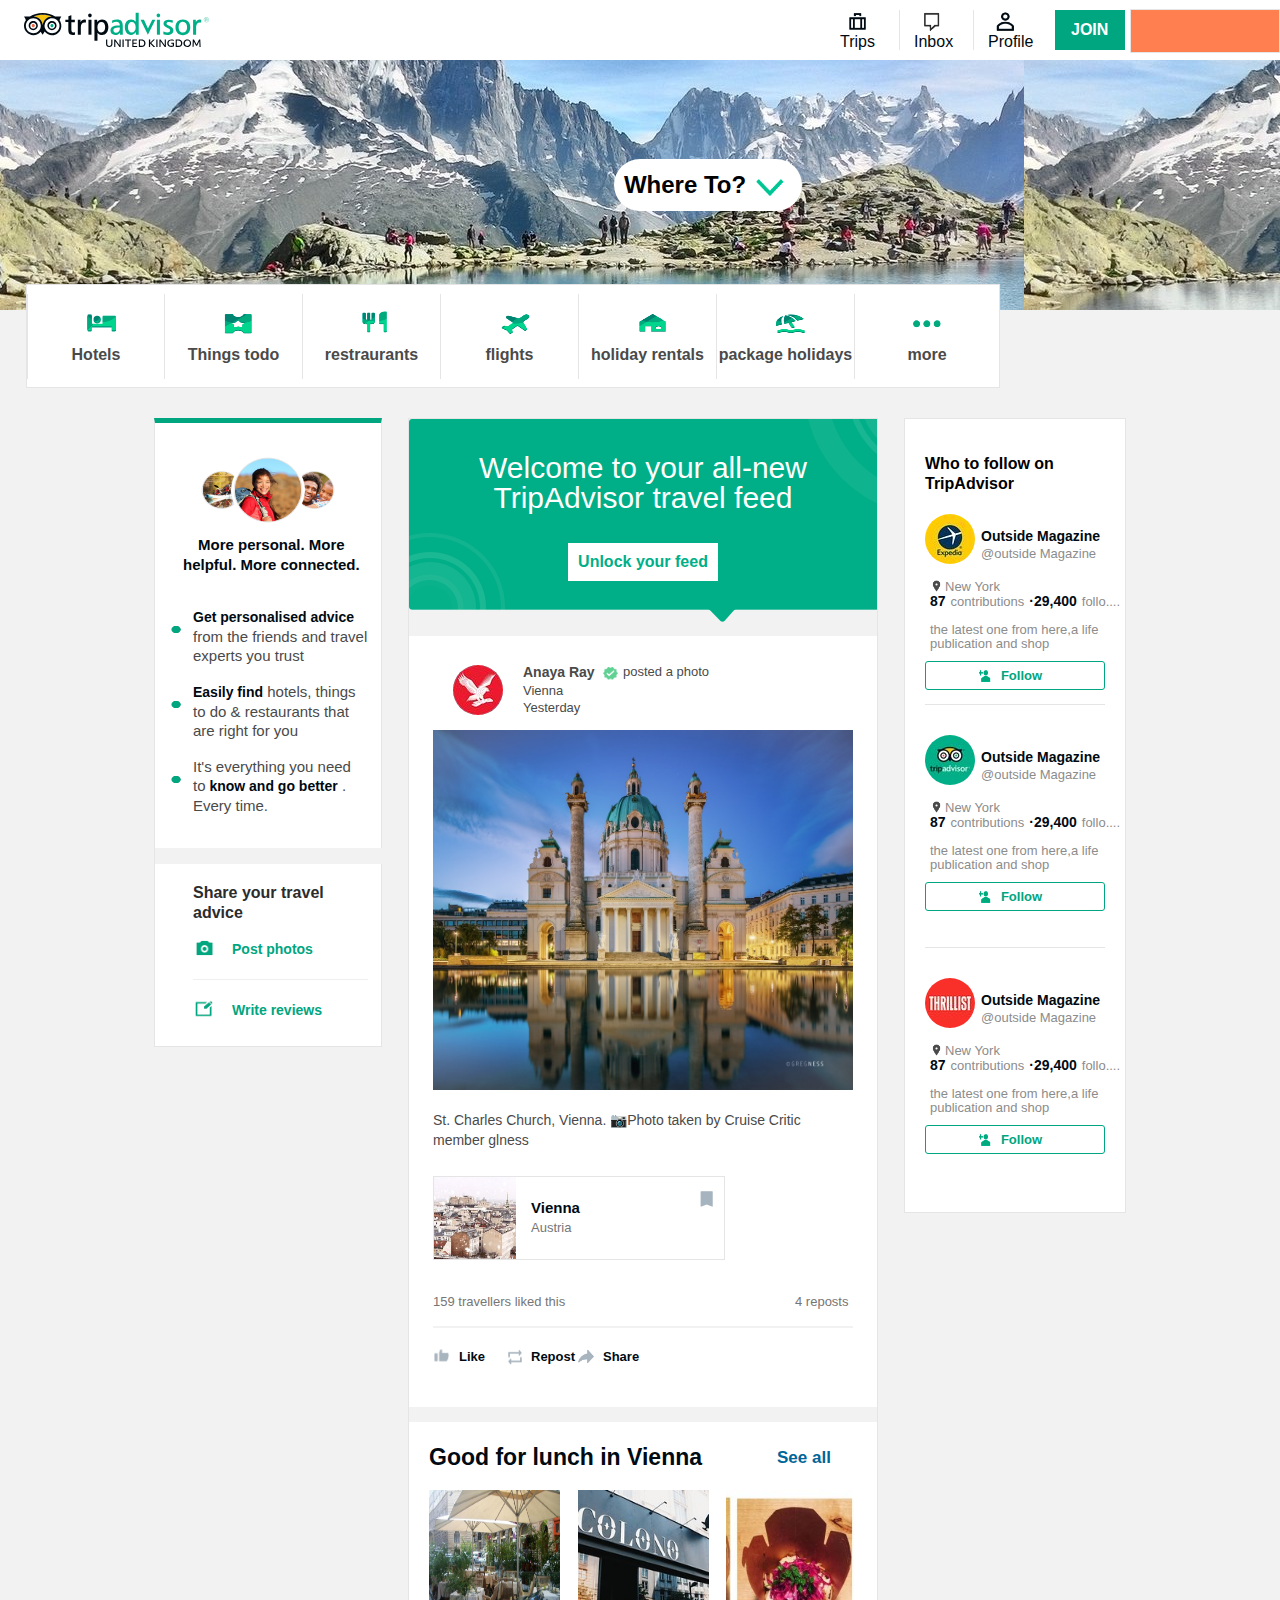
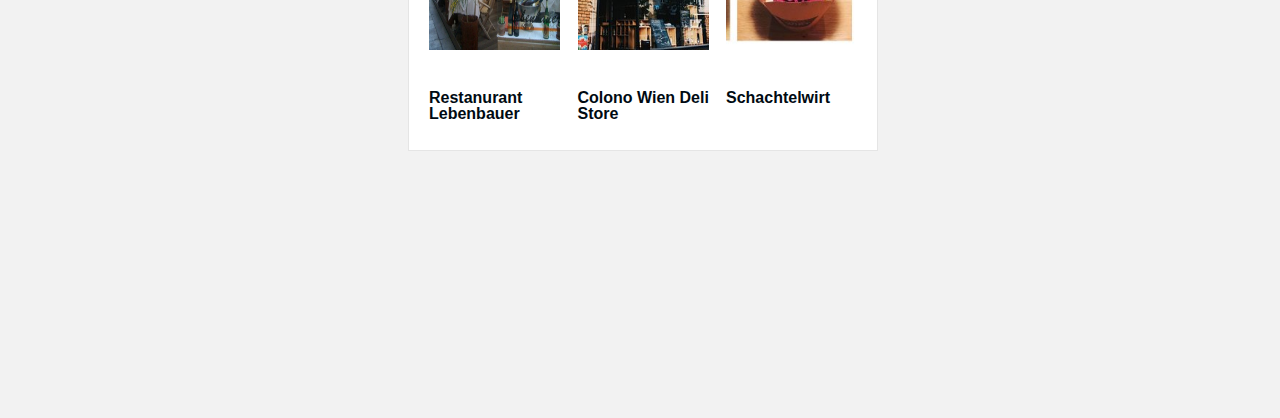
<file: 2-TripAdvisor/index.html>
<!DOCTYPE html>
<html lang="en" dir="ltr">
  <head>
    <meta charset="utf-8">
    <title>Trip</title>
    <link rel="stylesheet" href="styles/reset.css">
    <link rel="stylesheet" href="styles/common.css">
    <link rel="stylesheet" href="styles/trip.css">
  </head>
  <body>


                      <!--top part  -->
    <div class="header">
      <div class="w24"></div>
      <div class="logo">
        <a href="#"><img src="TA_logo_primary.svg" alt=""/></a>
      </div>
      <div class="w360"></div>
      <div class="header_right">
        <div class="personal_details">
          <ul>

              <li class="trips">
                <a href="">
                  <div class="box">
                    <img src="imgs/header/trips.png" width="23" height="23" alt="">
                    <span>Trips</span>
                  </div>
                </a>
              </li>


              <li class="inbox">
                <a href="">
                  <div class="box">
                    <img src="imgs/header/inbox.png" width="23" height="23" alt="">
                    <span>Inbox</span>
                  </div>
                </a>
              </li>

              <li class="profile">
                <a href="">
                  <div class="box">
                    <img src="imgs/header/profile.png" width="23" height="23" alt="">
                    <span>Profile</span>
                  </div>
                </a>
              </li>

        </ul>
      </div>
      <a href=""class="join" >
        <span>JOIN</span>
      </a>
      <input href=""class="search_box">
        <!-- <img src="imgs/header/search.png" alt=""> -->
        <!-- <span>Search</span> -->

      </a>
    </div>
  </div>


                      <!--middle part  -->
    <div class="middle">
      <div class="banner">
        <a href="" class="where_to">
          <span>Where To?</span>
        </a>
      </div>
      <div class="inner_c">
        <div class="options">
          <ul>

            <li class="option_first">
              <a href="#">
                <img src="imgs/middle/options_before/hotels.png" alt="">
              <span>Hotels</span>
              </a>
            </li>
            <li>
              <a href="#">
                <img src="imgs/middle/options_before/things.png" alt="">
              <span>Things todo</span>
              </a>
            </li>
            <li>
              <a href="#">
                <img src="imgs/middle/options_before/eat.png" alt="">
                <span>restraurants</span>
              </a>
              </li>
            <li>
              <a href="#">
                <img src="imgs/middle/options_before/flight.png" alt="">
              <span>flights</span>
              </a>
            </li>
            <li>
              <a href="#">
                <img src="imgs/middle/options_before/rental.png" alt="">
              <span>holiday rentals</span>
              </a>
            </li>

            <li>
            <a href="#">
              <img src="imgs/middle/options_before/holiday.png" alt="">
              <span>package holidays</span>
            </a>
            </li>

            <li class="options_more">
              <a href="#">
                <img src="imgs/middle/options_before/more.png" alt="">
            <span>more</span>
              </a>
            </li>

          </ul>
        </div>
      </div>
  </div>
  <div class="h30"></div>


                      <!-- main part -->
    <div class="main">
      <div class="inner_c">
                    <!-- left parts of main -->
        <div class="left_function">
          <div class="inner_content">
            <div class="help_section">
              <div class="h20"></div>
              <span class="span_title">More personal. More helpful. More connected.</span>
              <ul>
                <li><p><span>Get personalised advice</span>
                  from the friends and travel experts you trust</p></li>
                <li><p><span>Easily find</span>&nbsphotels, things to do &
                  restaurants that are right for you</p></li>
                <li><p>It's everything you need to<span>&nbspknow and go better</span> . Every time.</p></li>
              </ul>
            </div>

            <div class="h16"></div>


            <div class="share_section">
              <span>Share your travel<br> advice</span>
              <a class="photos"href="#">Post photos</a>
              <a class="reviews" href="#">Write reviews</a>
            </div>
          </div>
        </div>

        <div class="w26"></div>



                  <!-- center parts of main -->
        <div class="mid_content">
          <div class="welcome">
            <div class="inner_w">
              <div class="h34"></div>
              <h2>Welcome to your all-new</br> TripAdvisor travel feed</h2>
              <a href="#">
                <span>Unlock your feed</span>
              </a>
            </div>
          </div>
          <div class="posts">
            <div class="inner_content">
              <div class="post_header">
                <div class="profile"></div>
                <div class="info">
                  <p class="info_name">Anaya Ray</p>
                  <span>posted a photo</span>

                  <p class="info_middle">Vienna</p>

                  <p>Yesterday</p>
                </div>
              </div>
              <div class="post_img"></div>
              <div class="post_details">
                <span>St. Charles Church, Vienna.
                   📷Photo taken by Cruise Critic
                   member glness</span>
              </div>
              <div class="post_location">
                <div class="location_tag">
                  <a class="location_name" href="#">Vienna</a>
                  <a class="location_info" href="#">Austria</a>
                  <div class="save_tag">

                  </div>
                </div>

              </div>
              <div class="last">


              <div class="post_num_likes">
                <a class="num_left"href="#">159 travellers liked this</a>
                <a class="num_right"href="#">4 reposts</a>
              </div>
              <div class="post_buttons">
                <ul>
                  <li><a href="#">
                    <div class="like"></div>
                    <span>Like</span>
                    </a>
                  </li>
                  <li><a href="#">
                    <div class="repost"></div>
                    <span>Repost</span>
                    </a>
                  </li>
                  <li><a href="#">
                    <div class="share"></div>
                    <span>Share</span>
                    </a>
                  </li>
                </ul>
              </div>
              </div>
            </div>
            </div>
            <div class="h15">

            </div>
            <div class="ratingimgs">
              <div class="h23"></div>
            <div class="other_imgs">
              <div class="right_dire"></div>
              <div class="imgs_title">
                <a class="lunch"href="#">Good for lunch in Vienna</a>
                <a class="all"href="#">See all</a>
              </div>
              <div class="imgs_location">
                <ul>
                  <li>
                    <div class="rate1 img_opacity"></div>
                    <a href=""><span>Restanurant Lebenbauer</span></a>
                  </li>
                  <li>
                    <div class="rate2"></div>
                    <a href=""><span>Colono Wien Deli Store</span></a>
                  </li>
                  <li class="last_spot">
                    <div class="rate3"></div>
                      <a href=""><span>Schachtelwirt</span></a>
                  </li>
                </ul>
              </div>
            </div>
            <div class="h20">

            </div>
          </div>

        </div>
        <div class="w26">

        </div>
                <!-- right parts of main -->
        <div class="follow_on">
          <div class="inner_f">
            <div class="h25"></div>
            <ul>
              <li class="first_followon">
                <h3>Who to follow on<br> TripAdvisor</h3>
                <div class="per_info">
                  <img src="imgs/main/main_followon/f1.jpg" alt="">
                  <a class="per_top" href="#">Outside Magazine</a>
                  <a class="per_bottom" href="#">@outside Magazine</a>
                </div>
                <div class="num_and_loco">
                  <span class="loca">New York</span>
                  <p><span>87</span>contributions<span>·29,400</span>follo....</p>
                </div>
                <div class="info_d">
                  <p>the latest one from here,a life publication and shop</p>
                </div>
                <div class="follow_green">
                  <a href="#">

                    <span>Follow</span></a>
                </div>
              </li>
              <li>
                <div class="per_info">
                  <img src="imgs/main/main_followon/f2.jpg" alt="">
                  <a class="per_top" href="#">Outside Magazine</a>
                  <a class="per_bottom" href="#">@outside Magazine</a>
                </div>
                <div class="num_and_loco">
                  <span class="loca">New York</span>
                  <p><span>87</span>contributions<span>·29,400</span>follo....</p>
                </div>
                <div class="info_d">
                  <p>the latest one from here,a life publication and shop</p>
                </div>
                <div class="follow_green">
                  <a href="#">

                    <span>Follow</span></a>
                </div>
              </li>
              <li>
                <div class="per_info">
                  <img src="imgs/main/main_followon/f3.jpg" alt="">
                  <a class="per_top" href="#">Outside Magazine</a>
                  <a class="per_bottom" href="#">@outside Magazine</a>
                </div>
                <div class="num_and_loco">
                  <span class="loca">New York</span>
                  <p><span>87</span>contributions<span>·29,400</span>follo....</p>
                </div>
                <div class="info_d">
                  <p>the latest one from here,a life publication and shop</p>
                </div>
                <div class="follow_green">
                  <a href="#">

                    <span>Follow</span></a>
                </div>
              </li>
            </ul>
            <div class="h22"></div>
          </div>
        </div>
      </div>
    </div>
  </body>
</html>
</file>
<file: 2-TripAdvisor/styles/common.css>
body{
 font-family: sans-serif;
}

a{
  text-decoration: none;
}
                              /* header */
.header{
  background-color: #ffffff;
  height: 60px;
}
.header .header_right{
  height: 60px;
  width: 455px;
  float: right;
  overflow: hidden;
  position: relative;
}



                              /* middle */
.middle{
  background-color: #f2f2f2;
  height: 328px;
  width: 100%;
  position: relative;


}
.middle .banner{
  background-image: url(../imgs/middle/banner/bg_img.jpg);
  height: 250px;
  width: 100%;
  position: relative;
}
.middle .inner_c{
  height: 328px;
  width: 100%;
  position: absolute;
  top: 0;
  margin:0 26px;
  }


                              /*  main  */
.main{
  background-color: #f2f2f2;
  height: 1600px;
  width: 100%;
  overflow: hidden;
}
.main .inner_c{
  width: 972px;
  margin: 0 auto;
}
.main .inner_c .left_function{
  height: 623px;
  width: 226px;
  float: left;
  border: 1px solid #e5e5e5;
  background-color: #ffffff;
  border-top: 5px solid #00a680;
    position: relative;
}
.main .mid_content{
  border: 1px solid #e5e5e5;
  width: 468px;
  height: 100%;
  float: left;
}
.main .follow_on{
  float: right;
  width: 220px;
  height:100%;
  border: 1px solid #e5e5e5;
  background-color: #ffffff;
}
.main .follow_on .inner_f{
  width: 180px;
  margin: 0 auto;
}


                  /* use for blank parts */
.w26{
  width: 26px;
  height: 1000px;
  float: left;
}

.w22{
  height: 100%;
  width: 22px;
  float: right;
}
.w24{
  height: 100%;
  width: 24px;
  float: left;
}
.w360{
  height: 100%;
  width: 360px;
  float: left;
}
.h30{
  width: 100%;
  height: 30px;
  background-color: #f2f2f2;
}
.h16{
  height: 16px;
  width: 228px;
  background-color: #f2f2f2;
  position: absolute;
  left: 0;
}
.h34{
  height: 34px;
  width: 100%;
}
.h15{
  height: 15px;
  width: 100%;
}
.h20{
  height: 20px;
  width: 100%;
}
.h22{
  height: 22px;
  width: 100%;
}
.h25{
  height: 25px;
  width: 100%;
}
.h23{
  height: 23px;
  width: 100%;
}
</file>
<file: 2-TripAdvisor/styles/trip.css>
/* header part */
.header .logo{
  height: 100%;
  width: 185px;
  float: left;
}
.header .logo img{
  height: 100%;
  width: 185px;
}
.header .header_right .personal_details{
  height: 60px;
  float: left;
  width: 230px;
}
.header .header_right .personal_details ul{
  height: 60px;
  overflow: hidden;
}
.header .header_right .personal_details ul li{
    height: 60px;
    float: left;
    position: relative;
}
.header .header_right .personal_details ul li a{
  display: block;
  position: absolute;
  top: 0;
  margin-top: 0;
  height: 100%;

}
.header .header_right .personal_details ul li a .box{
  width: 100%;
  height: 40px;
  margin:10px 0;
  position: relative;
  border-right: 1px solid #e5e5e5;
}
.header .header_right .personal_details ul li a img{
  width: 24px;
  height: 24px;
  position: absolute;
  top:0px;
  left: 21px;
}
.header .header_right .personal_details ul li a span{
  position: absolute;
  bottom:0px;
  left: 15px;
  color: #000a12;
}
.header .header_right .personal_details ul li.trips{
  width: 74px;



}
.header .header_right .personal_details ul li.trips a img{


}
.header .header_right .personal_details ul li.trips a{
  width: 74px;
}
.header .header_right .personal_details ul li.trips a span{

}
.header .header_right .personal_details ul li.inbox{
  width:74px;
}
.header .header_right .personal_details ul li.inbox a{
  width:74px;
}
.header .header_right .personal_details ul li.profile{
  width:74px;
}
.header .header_right .personal_details ul li.profile a{
  width:74px;
}
.header .header_right .personal_details ul li.profile a .box{
  border: none;
}
.header .header_right a.join{

  position: relative;
  background-color: #00a680;
  height: 40px;
  width: 70px;
  float: left;
  margin: 10px 0;
}
.header .header_right a.join span{
  color: #ffffff;
  position: absolute;
  top: 50%;
  left: 50%;
  margin-left: -19px;
  margin-top: -8px;
  font-weight: 600;
}
.header .header_right input.search_box{
  background-color: coral;
  border: 1px solid #e5e5e5;
  height: 40px;
  width: 144px;
  float: right;
  margin-top: 8.5px;


}
.header .header_right input.search_box img{

}
.header .header_right input.search_box span{

}
                            /* middle part */
.middle .banner a.where_to{
  background-image: url(../imgs/middle/banner/whereto.png);
  background-repeat: no-repeat;
  background-size: 30px 40px;
  background-position: 142px center;
  background-color: #ffffff;
  position: absolute;
  width: 188px;
  height: 52px;
  top:50%;
  left: 50%;
  margin-left: -26px;
  margin-top: -26px;
  border-radius: 50px;
}
.middle .banner a.where_to span{
  font-size: 24px;
  text-align:center;
  font-weight: bolder;
  display: block;
  height: 52px;
  line-height: 52px;
  margin-right: 46px;
    color: #000000;
}
.middle .banner a.where_to:hover span{
  color: #333333;
}

.middle .inner_c .options{
  background-color: #ffffff;
  border: 1px solid #e5e5e5;
  height: 102px;
  width: 972px;
  position: absolute;
  bottom: 0;
}
.middle .inner_c .options ul{
  overflow: hidden;
}
.middle .inner_c .options ul li{
  width: 138px;
  height: 102px;
  float: left;
}
.middle .inner_c .options ul li.options_more{
  width: 144px;
}

.middle .inner_c .options ul li a{
  position: relative;
  display: block;
  height: 85px;
  margin: 8.5px 0;
  border-right: 1px solid #e5e5e5;
}
.middle .inner_c .options ul li.option_first a{
  border-left: 1px solid #e5e5e5;
}
.middle .inner_c .options ul li.options_more a{
  border-right: none;
}
.middle .inner_c .options ul li a img{
  position: absolute;
  top: 16px;
  left: 56px;
  width: 35px;
  height: 27px;
}
.middle .inner_c .options ul li a span{
  margin:10px 0 15px 0;
  display: block;
  height: 17px;
  width: 100%;
  text-align: center;
  position: absolute;
  bottom: 0;
  color: #4a4a4a;
  font-weight: bolder;

}
.middle .inner_c .options ul li a:hover span{
  color: #7d7d7d;
}
.middle .inner_c .options ul li.options_more a span{

}



                          /*main parts  */

                      /* left parts */
.main .inner_c .left_function .inner_content{
  width: 200px;
  margin: 0 auto;
  padding: 12px 0;

}
.main .inner_c .left_function .inner_content .help_section{
  height: 413px;

  background-image: url(../imgs/main/main_left/img_left_function.png);
  background-repeat: no-repeat;
  background-size: 138px 70px;
  background-position: center 20px;


}
.main .inner_c .left_function .inner_content .help_section span.span_title{
  height: 48px;
  display: block;
  margin-top: 80px;
  line-height: 20px;
  font-size: 15px;
  text-indent: 15px;
  padding-left: 15px;
  font-weight: bolder;
  color: #000a12;
}
.main .inner_c .left_function .inner_content .help_section ul{

}
.main .inner_c .left_function .inner_content .help_section ul li{
  height: 51px;
  padding-top: 24px;
  background-image: url(../imgs/main/main_left/left_dots.png);
  background-repeat: no-repeat;
  background-size: 15px 15px;
  background-position: left 39px;
}
.main .inner_c .left_function .inner_content .help_section ul li p{
  font-size: 15px;
  line-height: 19px;
  margin-left: 25px;
  color: #4a4a4a;
}
.main .inner_c .left_function .inner_content .help_section ul li p span{
  color: #000a12;
  font-size: 14px;
  font-weight: bolder;

}

.main .inner_c .left_function .inner_content .share_section{
  height: 170px;
  margin-top: 35px;
  margin-left: 25px;


}
.main .inner_c .left_function .inner_content .share_section span{
  height: 36px;
  line-height: 20px;
  font-size: 16px;
  font-weight: bolder;
  color: #2c2c2c;
  display: block;

}
.main .inner_c .left_function .inner_content .share_section a{
  width: 100%;
  height: 60px;
  display: block;
  text-align: left;
  background-repeat: no-repeat;
  text-indent: 39px;
  line-height: 60px;
  background-position: left center;
  font-size: 14px;
  font-weight: bolder;
  color: #00a680;
}
.main .inner_c .left_function .inner_content .share_section a:hover{
  color: #00c094;
}
.main .inner_c .left_function .inner_content .share_section a.photos{
  background-image: url(../imgs/main/main_left/left_photos_before.png);
  background-size: 24px 22px;
  border-bottom: 1px solid #efefef;
}
.main .inner_c .left_function .inner_content .share_section a.photos:hover{
    background-image: url(../imgs/main/main_left/left_photos_after.png);
}
.main .inner_c .left_function .inner_content .share_section a.reviews{
  background-image: url(../imgs/main/main_left/left_review_before.png);
  background-size: 22px 22px;
}
.main .inner_c .left_function .inner_content .share_section a.reviews:hover{
  background-image: url(../imgs/main/main_left/left_review_after.png);
}




                /* mid parts of main */

.main .mid_content .welcome{
  background-image: url(../imgs/main/main_midcontent/bg_green.png);
  background-repeat: no-repeat;
  width: 468px;
  height: 217px;
}
.main .mid_content .welcome .inner_w{
  position: relative;
  width: 468px;
  height: 193px;
}
.main .mid_content .welcome .inner_w h2{
  height: 72px;
  text-align: center;
  font-size: 30px;
  color: #ffffff;
  margin-bottom: 18px;
}
.main .mid_content .welcome .inner_w a{
  height: 38px;
  width: 150px;
  display: block;
  left: 50%;
  margin-left: -75px;
  position: relative;
  background-color: #ffffff;
}
.main .mid_content .welcome .inner_w a span{
  text-align: center;
  display: block;
  height: 38px;
  line-height: 38px;
  width: 150px;
  color: #00af87;
  font-weight: bolder;
}
.main .mid_content .welcome .inner_w a:hover span{
  color: #00c094;
}

        /* post part */
.main .mid_content .posts{
  width: 468px;
  padding: 24px 0;
  height: 723px;
  background-color: #ffffff;
}
.main .mid_content .posts .inner_content{
  height: 747px;
  width: 420px;
  margin: 0 auto;
}
.main .mid_content .posts .inner_content .post_header{
  height: 49px;
  padding: 5px 0 16px 0;
  position: relative;


}
.main .mid_content .posts .inner_content .post_header .profile{
  width: 50px;
  height: 50px;
  position: absolute;
  left: 20px;
  background-image: url(../imgs/main/main_midcontent/ray.jpg);
  background-position: right;
  background-repeat: no-repeat;
  background-size: 50px 50px;
  border-radius: 200%;
}
.main .mid_content .posts .inner_content .post_header .info{
  position: absolute;
  left: 70px;
  width: 330px;
  padding-left: 20px;
}

.main .mid_content .posts .inner_content .post_header .info p{
  height: 15px;
  line-height: 15px;
  color: #4a4a4a;
  font-size: 13px;

}
.main .mid_content .posts .inner_content .post_header .info p.info_name{
  width: 100px;
  float: left;
  font-weight: bolder;
  font-size: 14px;
  background-image: url(../imgs/main/main_midcontent/main_correct_icon.png);
  background-repeat: no-repeat;
  background-size: 20px 15px;
  background-position: 78px 2px;

}
.main .mid_content .posts .inner_content .post_header .info span{
  display: block;
  float: left;
  height: 15px;
  width: 230px;
  font-size: 13px;
  color: #4a4a4a;
}
.main .mid_content .posts .inner_content .post_header .info p.info_middle{
  padding: 18px 0 2px 0;
  height: 15px;

}
.main .mid_content .posts .inner_content .post_img{
  width: 100%;
  height: 360px;
  background-image: url(../imgs/main/main_midcontent/img_palace.jpg);
  background-size: 420px 360px;
}
.main .mid_content .posts .inner_content .post_details{
  height: 46px;
  padding: 20px 0;

}
.main .mid_content .posts .inner_content .post_details span{
  font-size: 14px;
  line-height: 20px;
  color: #4a4a4a;
  font-weight: 400;
}

.main .mid_content .posts .inner_content .post_location{
  height: 102px;

}
.main .mid_content .posts .inner_content .post_location .location_tag{
  height: 82px;
  width: 290px;
  border: 1px solid #e5e5e5;
  background-color: #ffffff;
  background-image:  url(../imgs/main/main_midcontent/img_spot.jpg);
  background-repeat: no-repeat;
  background-size: 82px 82px;
  position: relative;


}
.main .mid_content .posts .inner_content .post_location .location_tag .save_tag{
  height: 100%;
  width: 30px;
  background-image:  url(../imgs/main/main_midcontent/location_tag_before.png);
  background-repeat: no-repeat;
  background-size: 30px 82px;
  background-position: right;
  position: absolute;
  right: 0;
}

.main .mid_content .posts .inner_content .post_location .location_tag a{
  margin-left: 97px;
  width: 195px;
  float: left;
  display: block;
}
.main .mid_content .posts .inner_content .post_location .location_tag a.location_name{
  margin-top: 23px;
  margin-bottom: 6px;
  color: #000a12;
  font-weight: bolder;
  font-size: 15px;
}
.main .mid_content .posts .inner_content .post_location .location_tag a:hover.location_name{
  text-decoration: underline;
}
.main .mid_content .posts .inner_content .post_location .location_tag a.location_info{
  margin-bottom: 23px;
  color: #767676;
  font-size: 13px;
}
.main .mid_content .posts .inner_content .last{
  height: 74px;

}
.main .mid_content .posts .inner_content .post_num_likes{
  height: 48px;
  border-bottom: 2px solid #f2f2f2;

}
.main .mid_content .posts .inner_content .post_num_likes a{
  height: 100%;
  line-height: 48px;
  font-size: 13px;
  color: #767676;

}
.main .mid_content .posts .inner_content .post_num_likes a:hover{
  text-decoration: underline;
}
.main .mid_content .posts .inner_content .post_num_likes a.num_left{
  float: left;
  width: 362px;
}
.main .mid_content .posts .inner_content .post_num_likes a.num_right{
  float: left;
  width: 58px;
}
.main .mid_content .posts .inner_content .post_buttons{
  height:28px;

}
.main .mid_content .posts .inner_content .post_buttons ul{
  height: 100%;
  overflow: hidden;
  padding-top: 20px;

}
.main .mid_content .posts .inner_content .post_buttons ul li{
  position: relative;
  float: left;
  width: 72px;
  height: 28px;

}
.main .mid_content .posts .inner_content .post_buttons ul li a{
  display: block;
  height: 100%;
}
.main .mid_content .posts .inner_content .post_buttons ul li a .like{
  width: 22px;
  height: 100%;
  position: absolute;
  left: 0;
  background-size: 17px 20px;
  background-repeat: no-repeat;
  background-image: url(../imgs/main/main_midcontent/main_likes_before.png);
}
.main .mid_content .posts .inner_content .post_buttons ul li a:hover .like{
  width: 22px;
  height: 100%;
  position: absolute;
  left: 0;
  background-size: 18px 18px;
  background-repeat: no-repeat;
  background-image: url(../imgs/main/main_midcontent/main_likes_after.png);
}
.main .mid_content .posts .inner_content .post_buttons ul li a .repost{
  width: 22px;
  height: 100%;
  position: absolute;
  left: 0;
  background-size: 20px 20px;
  background-repeat: no-repeat;
  background-image: url(../imgs/main/main_midcontent/main_repost_before.png);
}
.main .mid_content .posts .inner_content .post_buttons ul li a:hover .repost{
  width: 22px;
  height: 100%;
  position: absolute;
  left: 0;
  background-size: 20px 20px;
  background-repeat: no-repeat;
  background-image: url(../imgs/main/main_midcontent/main_repost_after.png);
}
.main .mid_content .posts .inner_content .post_buttons ul li a .share{
  width: 22px;
  height: 100%;
  position: absolute;
  left: 0;
  background-size: 20px 20px;
  background-repeat: no-repeat;
  background-image: url(../imgs/main/main_midcontent/main_share_before.png);
}
.main .mid_content .posts .inner_content .post_buttons ul li a:hover .share{
  width: 22px;
  height: 100%;
  position: absolute;
  left: 0;
  background-size: 20px 22px;
  background-repeat: no-repeat;
  background-image: url(../imgs/main/main_midcontent/main_share_after.png);
}
.main .mid_content .posts .inner_content .post_buttons ul li span{
  font-size: 13px;
  font-weight: bolder;
  padding: 26px;
  color: #000a12;

}
.main .mid_content .posts .inner_content .post_buttons ul li a:hover span{
  text-decoration: underline;
}
  /* other imgs part */
.main .mid_content .ratingimgs{
  width: 468px;
  height: 328px;
  background-color: #ffffff;

}
.main .mid_content .ratingimgs .other_imgs{
 width: 428px;
 margin: 0 auto;
}
.main .mid_content .ratingimgs .other_imgs .imgs_title{
  width: 100%;
  height: 25px;
  padding-bottom: 20px;
}
.main .mid_content .ratingimgs .other_imgs .imgs_title a{
  display: block;
  height: 25px;
  overflow: hidden;
  font-weight: bolder;
  line-height: 25px;
}
.main .mid_content .ratingimgs .other_imgs .imgs_title a:hover{
  text-decoration: underline;
}
.main .mid_content .ratingimgs .other_imgs .imgs_title a.lunch{
  width: 340px;
  float: left;
  font-size: 23px;
  color: #000a12;
}
.main .mid_content .ratingimgs .other_imgs .imgs_title a.all {
  width: 80px;
  display: block;
  float: right;
  font-size: 17px;
  color:#006699;
}
.main .mid_content .ratingimgs .other_imgs .imgs_location{
  width: 100%;
}
.main .mid_content .ratingimgs .other_imgs .imgs_location ul{
  overflow: hidden;
}
.main .mid_content .ratingimgs .other_imgs .imgs_location ul li{
  float: left;
  width: 131px;
  height: 250px;
  padding-right: 17.5px;
  position: relative;
}
.main .mid_content .ratingimgs .other_imgs .imgs_location ul li.last_spot{
  padding: 0;
}
.main .mid_content .ratingimgs .other_imgs .imgs_location ul li .rate1{
  background-image: url(../imgs/main/main_midcontent/v1.jpg);
  background-size: 131px 160px;
  height: 160px;
  width: 100%;

}
.main .mid_content .ratingimgs .other_imgs .imgs_location ul li .rate2{
  background-image: url(../imgs/main/main_midcontent/v2.jpg);
  background-size: 131px 160px;
  height: 160px;
  width: 100%;
}
.main .mid_content .ratingimgs .other_imgs .imgs_location ul li .rate3{
  background-image: url(../imgs/main/main_midcontent/v3.jpg);
  background-size: 131px 160px;
  height: 160px;
  width: 100%;
}
.main .mid_content .ratingimgs .other_imgs .imgs_location ul li span{
  position: absolute;
  top: 200px;
  color: #000a12;
  font-weight: bolder;

}
.main .mid_content .ratingimgs .other_imgs .imgs_location ul li span:hover{
  text-decoration: underline;
}
                  /* right parts of main */

.main .follow_on .inner_f ul{

  width: 100%;
}
.main .follow_on .inner_f  ul li{
  background-color: #ffffff;
  width: 100%;
  height: 232px;
  border-top: 1px solid #e5e5e5;
  padding-top: 10px
}
.main .follow_on .inner_f ul li.first_followon{
  width: 100%;
  border: none;
  height: 250px;
}
.main .follow_on .inner_f  ul li.first_followon h3{
  height: 40px;
  line-height: 20px;
  font-weight: bolder;
}
.main .follow_on .inner_f  ul li .per_info{
  height: 64px;
  width: 100%;
  border: none;
  padding-top: 20px;

}
.main .follow_on .inner_f  ul li .per_info img{
  width: 50px;
  height: 50px;
  border-radius: 70%;
  float: left;
}

.main .follow_on .inner_f  ul li .per_info a{
  float: left;
  display: block;
  height: 15px;
  margin-left: 6px;
}
.main .follow_on .inner_f  ul li .per_info a.per_top{
  margin-top: 15px;
  font-weight: bolder;
  font-size: 14px;
  color: #000a12;
  margin-bottom: 3px;
}
.main .follow_on .inner_f  ul li .per_info a.per_top:hover{
  text-decoration: underline;
}
.main .follow_on .inner_f  ul li .per_info a.per_bottom{
  color: #8c8c8c;
  font-size: 13px;
}
.main .follow_on .inner_f  ul li .num_and_loco{
  height: 30px;
  margin-bottom: 15px;
}
.main .follow_on .inner_f  ul li .num_and_loco span.loca{
  background-image: url(../imgs/main/main_followon/loca.png);
  background-size: 13px 13px;
  background-repeat: no-repeat;
  padding-left: 15px;
  color: #8c8c8c;
  font-size: 13px;
  font-weight: normal;
  margin: none;
}
.main .follow_on .inner_f  ul li .num_and_loco span{
  font-weight: bolder;
  font-size: 14px;
  color: #000a12;
    margin: 0 5px;
}
.main .follow_on .inner_f  ul li .num_and_loco p{
    color: #8c8c8c;
    font-size: 13px;


}

.main .follow_on .inner_f  ul li .info_d{
  height: 28px;
  padding-bottom: 10px;
}
.main .follow_on .inner_f  ul li .info_d p{
  color: #8c8c8c;
  font-size: 13px;
  line-height: 14px;
  padding-left: 5px;
}
.main .follow_on .inner_f  ul li .follow_green{
  height: 100%;
}
.main .follow_on .inner_f  ul li .follow_green a{
  display: block;
  border: 1px solid #00a680;
  border-radius: 3px;
}
.main .follow_on .inner_f  ul li .follow_green a span{
  display: block;
  text-align: center;
  line-height: 27px;
  height: 27px;
  width: 60px;
  margin: 0 auto;
  font-size: 13px;
  font-weight: bolder;
  background-image: url(../imgs/main/main_followon/green_before.png);
  background-size: 13px 13px;
  background-repeat: no-repeat;
  background-position: left center;
  padding-left: 13px;
  color:  #00a680;
}
.main .follow_on .inner_f  ul li .follow_green a:hover span{
  background-image: url(../imgs/main/main_followon/green_after.png);
  background-size: 15px 15px;

}
</file>
